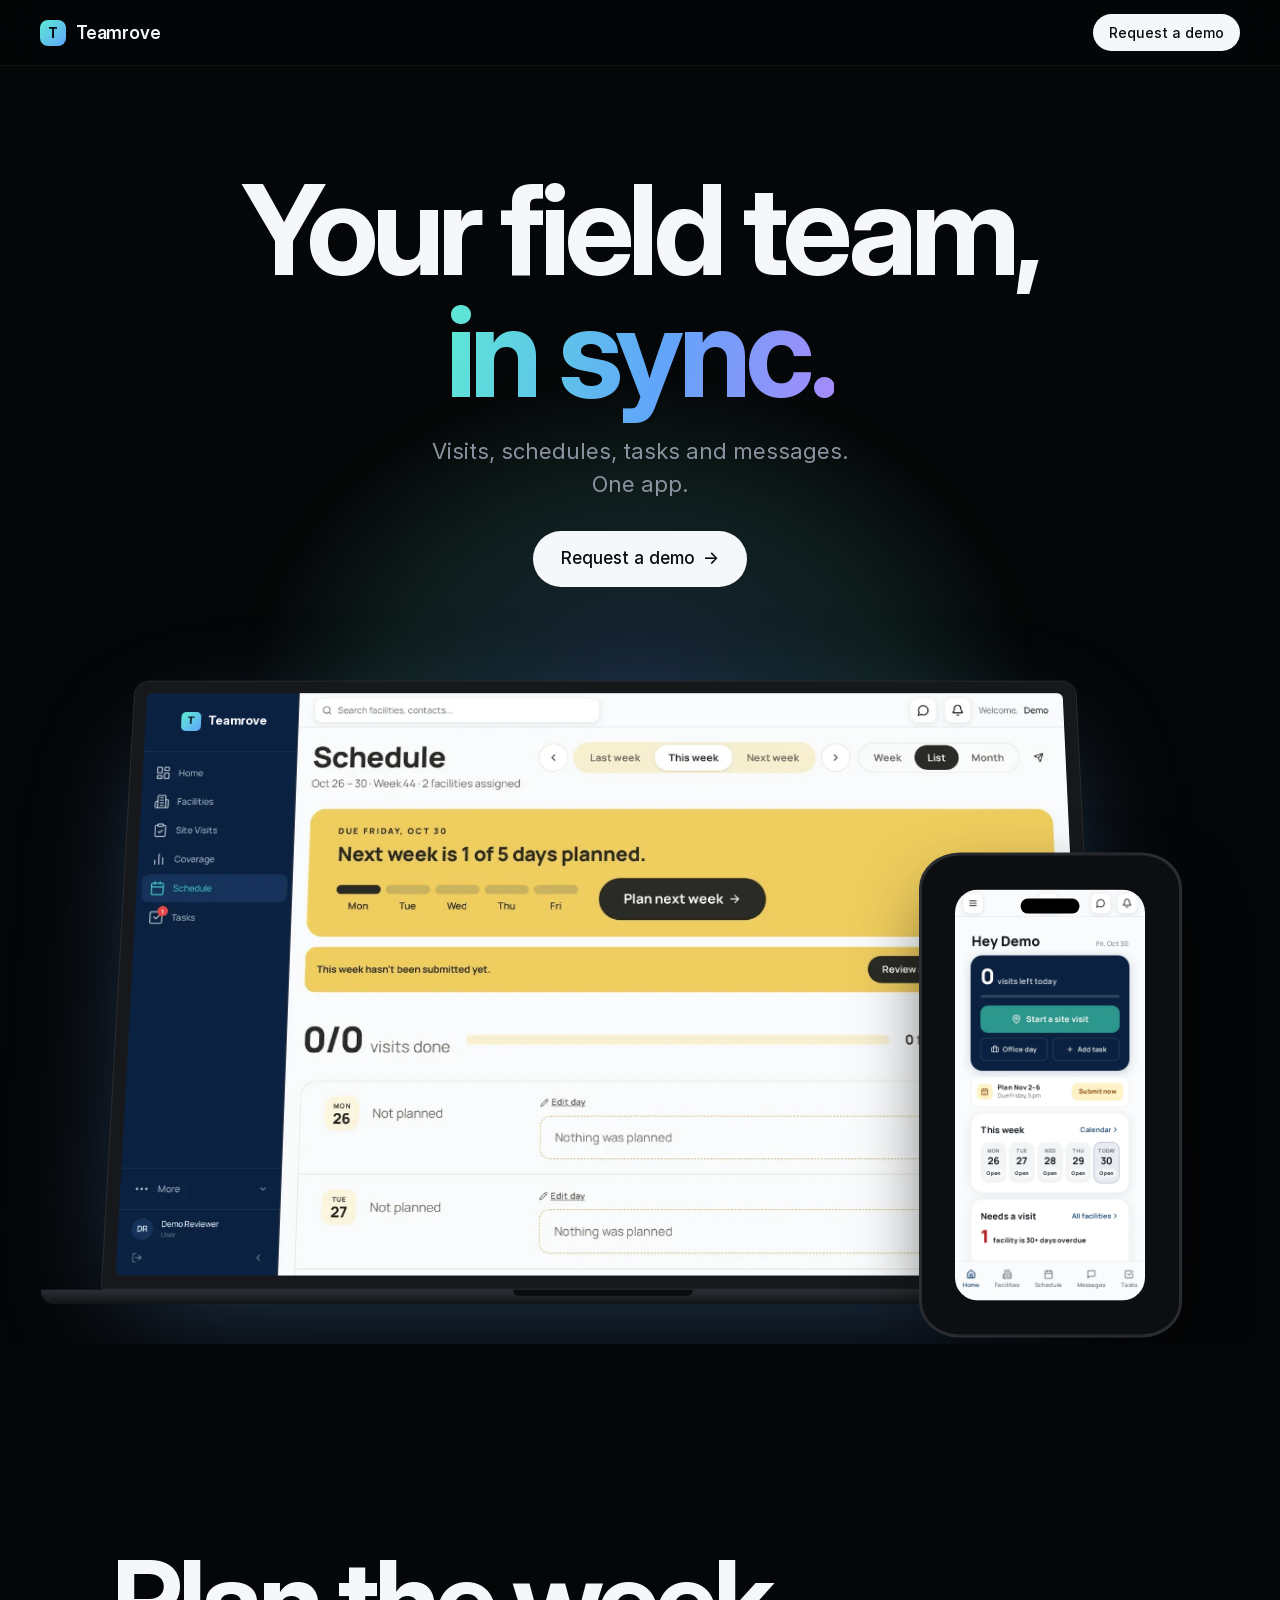
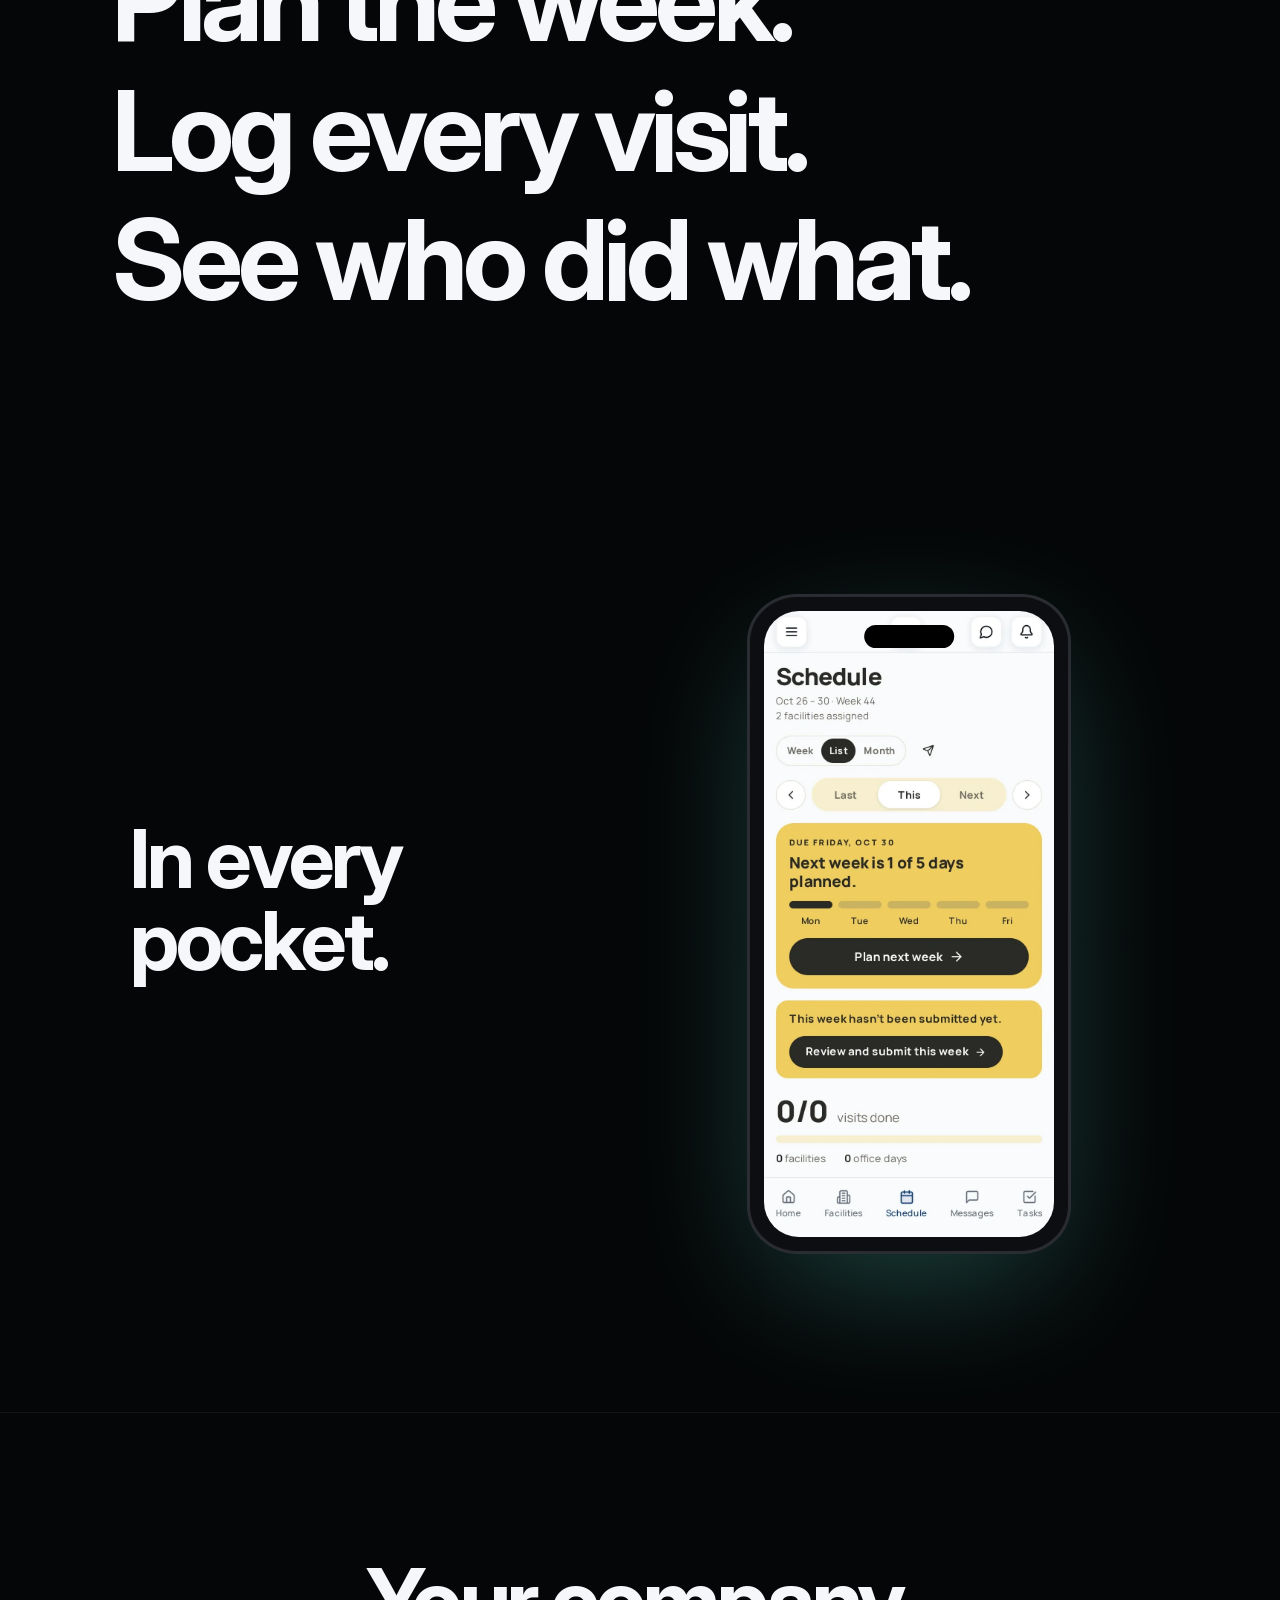
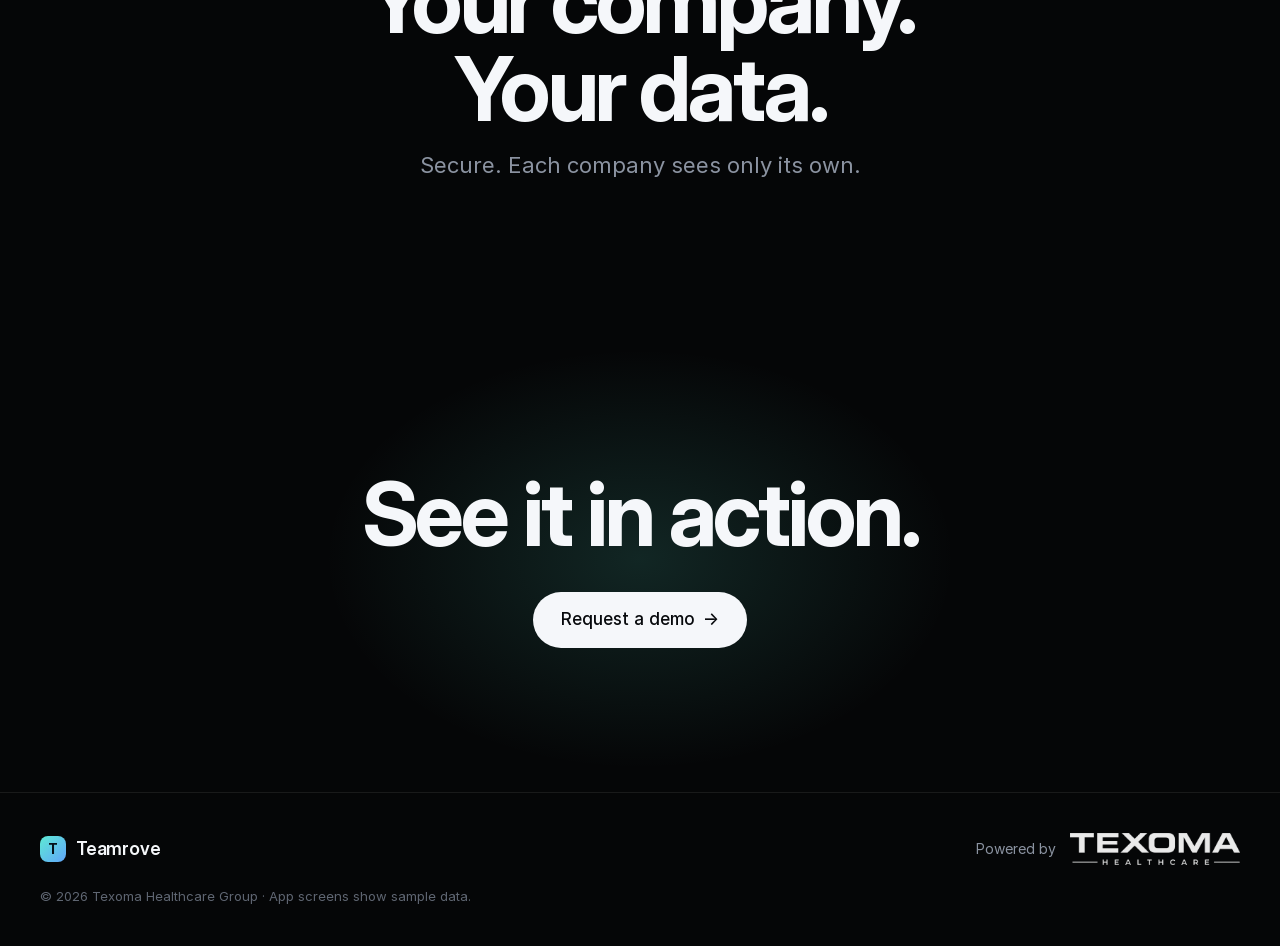
<file: index.html>
<!doctype html>
<html lang="en" class="no-js">
<head>
<meta charset="utf-8">
<meta name="viewport" content="width=device-width, initial-scale=1, viewport-fit=cover">
<title>Teamrove — Your field team, in sync</title>
<meta name="description" content="Visits, schedules, tasks and messages for teams in the field. One app.">
<meta property="og:title" content="Your field team, in sync.">
<meta property="og:description" content="Visits, schedules, tasks and messages. One app.">
<meta property="og:image" content="https://shlomopinter-ops.github.io/vitalops-site/og.png">
<meta property="og:type" content="website">
<meta name="twitter:card" content="summary_large_image">
<meta name="theme-color" content="#050607">
<link rel="icon" href="img/favicon.svg" type="image/svg+xml">
<link rel="preload" href="fonts/InterDisplay-Bold.woff2" as="font" type="font/woff2" crossorigin>
<link rel="stylesheet" href="styles.css">
<script src="config.js" defer></script>
<script src="script.js" defer></script>
</head>
<body>
<a class="skip" href="#main">Skip to content</a>

<header class="nav">
  <a class="brand" href="#top" aria-label="Home"><span class="mark" data-initial aria-hidden="true">T</span><span data-product>Teamrove</span></a>
  <a class="btn btn-sm js-demo" href="#demo">Request a demo</a>
</header>

<main id="main">

<section class="hero" id="top">
  <div class="aura" aria-hidden="true"></div>
  <h1 class="rise">Your field team,<br><span class="grad">in sync.</span></h1>
  <p class="lead rise r1">Visits, schedules, tasks and messages.<br>One app.</p>
  <div class="rise r2"><a class="btn btn-lg js-demo" href="#demo">Request a demo <span class="arr" aria-hidden="true">→</span></a></div>

  <div class="stage rise r3" data-tilt>
    <figure class="laptop">
      <div class="lid">
        <div class="scr">
          <img src="img/dash-schedule.webp" width="1600" height="1000" alt="The web dashboard showing this week's visit schedule for the team">
          <span class="scr-brand" aria-hidden="true"><span class="scr-mark" data-initial>T</span><span data-product>Teamrove</span></span>
        </div>
      </div>
      <div class="base" aria-hidden="true"></div>
    </figure>
    <figure class="phone phone-hero">
      <div class="phone-in"><span class="island" aria-hidden="true"></span>
        <img src="img/phone-home.webp" width="780" height="1688" alt="The iPhone app home screen with today's visits and coverage">
      </div>
    </figure>
  </div>
</section>

<section class="words" aria-label="What it does">
  <p class="w">Plan the week.</p>
  <p class="w">Log every visit.</p>
  <p class="w">See who did what.</p>
</section>

<section class="pocket">
  <div class="pocket-copy">
    <h2 class="reveal">In every pocket.</h2>
    <p class="sub reveal">iPhone app. Instant alerts.</p>
  </div>
  <figure class="phone phone-solo reveal" data-float>
    <div class="phone-in"><span class="island" aria-hidden="true"></span>
      <img src="img/phone-schedule.webp" width="780" height="1688" loading="lazy" alt="The iPhone app schedule screen with the week's visits">
    </div>
  </figure>
</section>

<section class="trust">
  <h2 class="reveal">Your company.<br>Your data.</h2>
  <p class="sub reveal">Secure. Each company sees only its own.</p>
</section>

<section class="cta" id="demo">
  <h2 class="reveal">See it in action.</h2>
  <div class="reveal"><a class="btn btn-lg js-demo" href="#demo">Request a demo <span class="arr" aria-hidden="true">→</span></a></div>
</section>

</main>

<footer class="footer">
  <a class="brand" href="#top"><span class="mark" data-initial aria-hidden="true">T</span><span data-product>Teamrove</span></a>
  <div class="powered">
    <span>Powered by</span>
    <img src="img/texoma-logo-white.png" width="480" height="90" alt="Texoma Healthcare Group">
  </div>
  <p class="fine">© <span id="yr">2026</span> <span data-powered>Texoma Healthcare Group</span> · App screens show sample data.</p>
</footer>
</body>
</html>
</file>
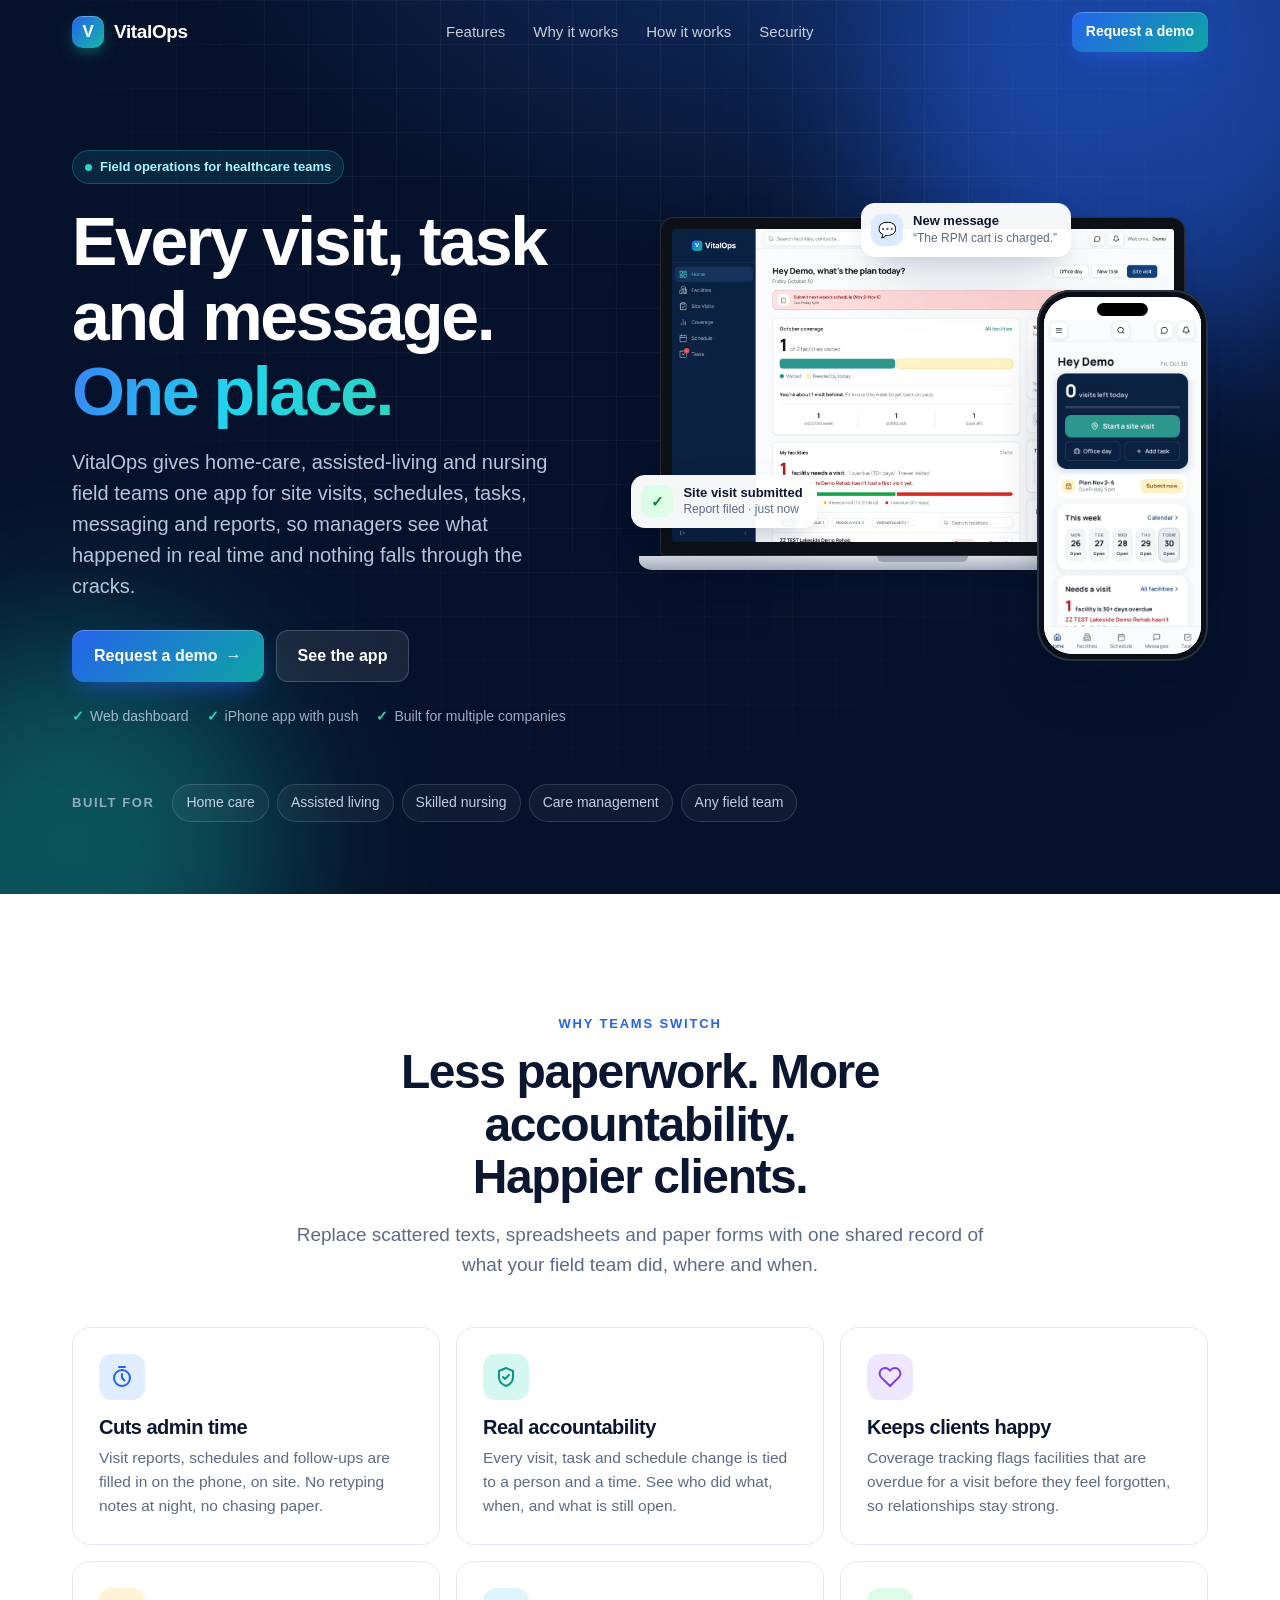
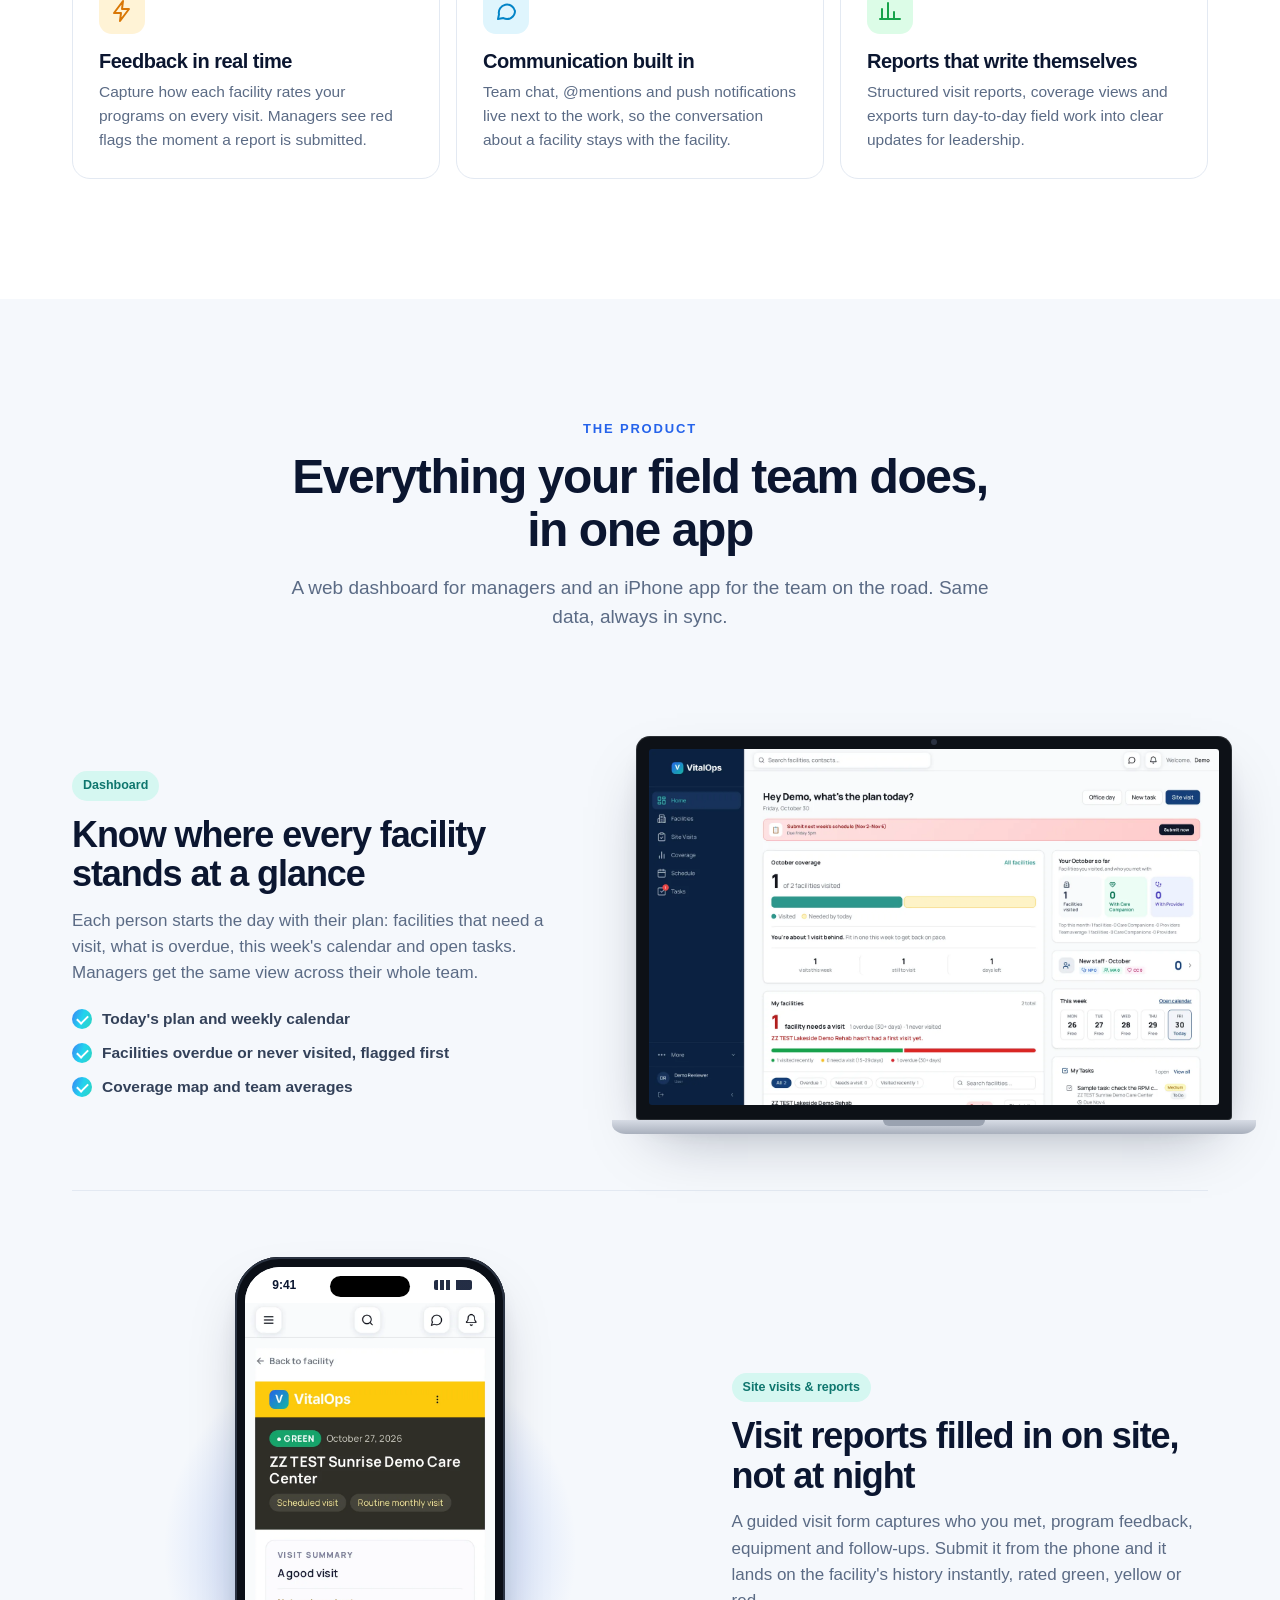
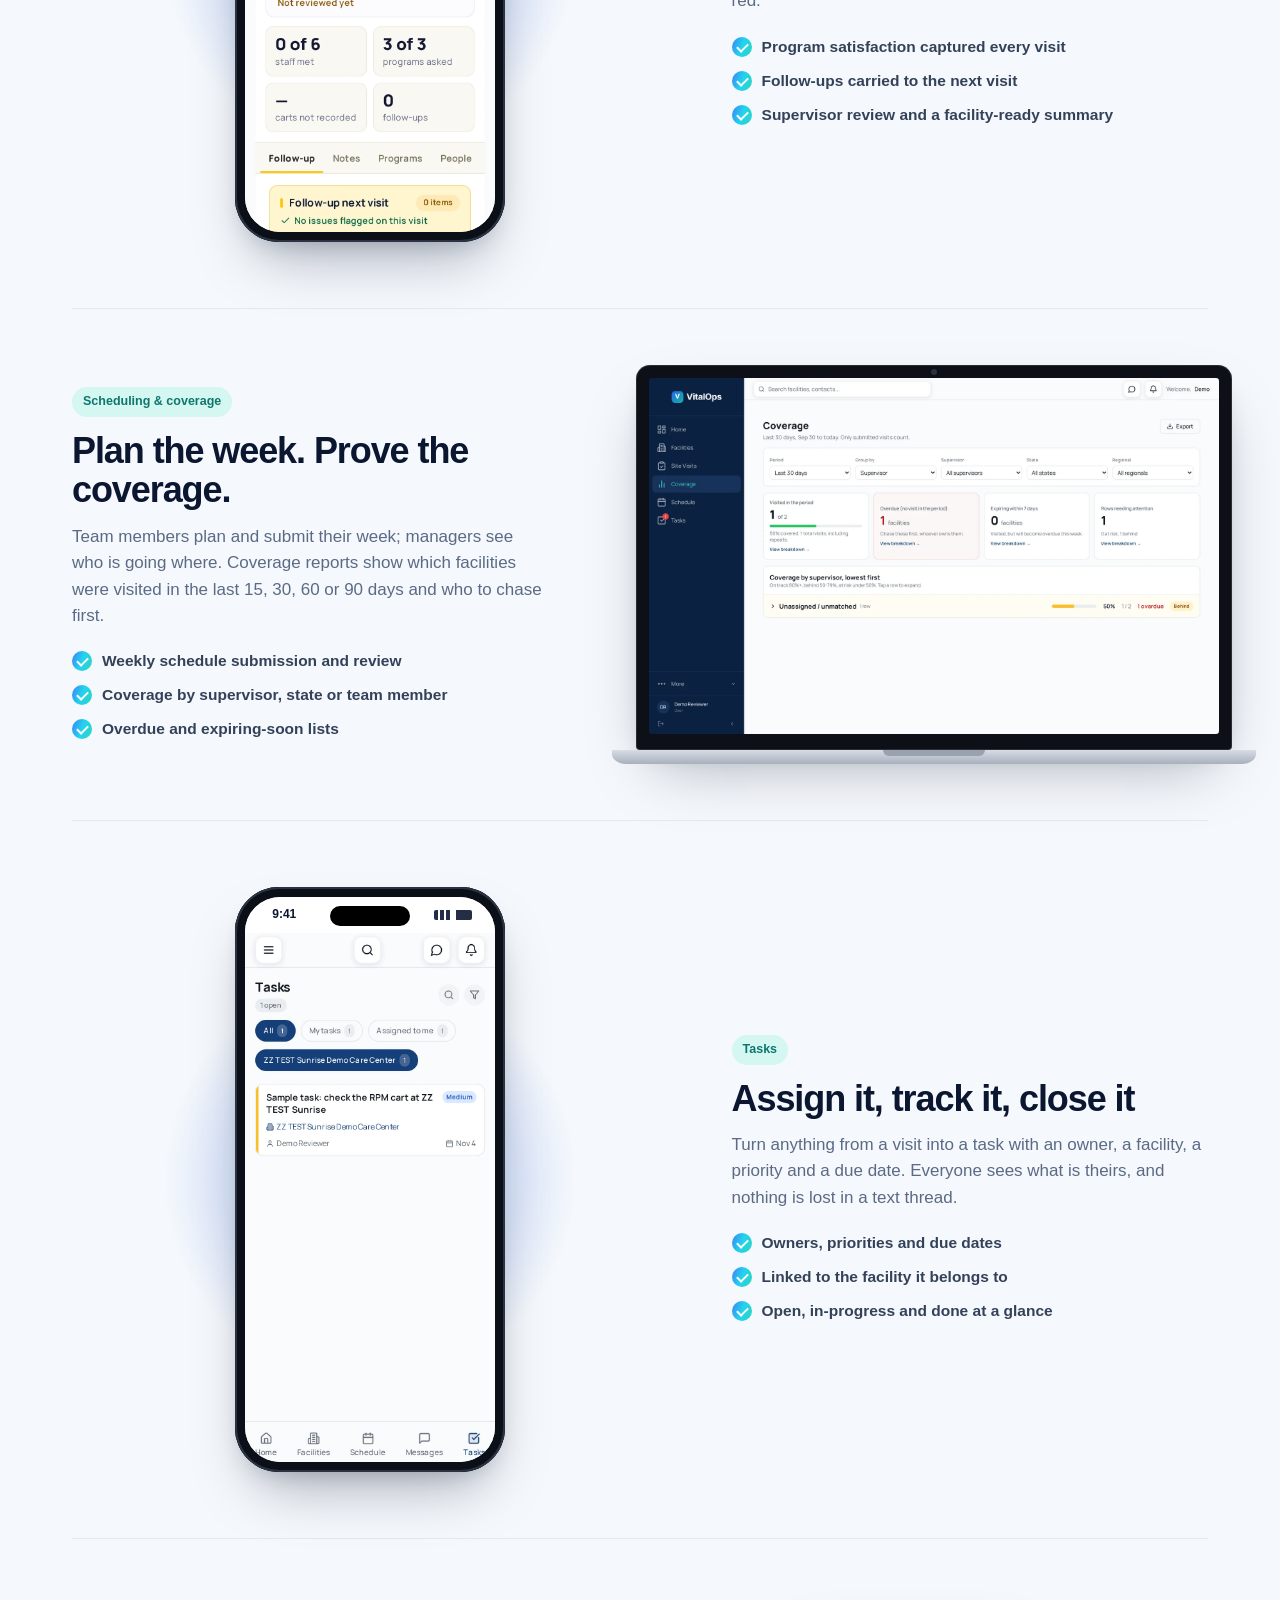
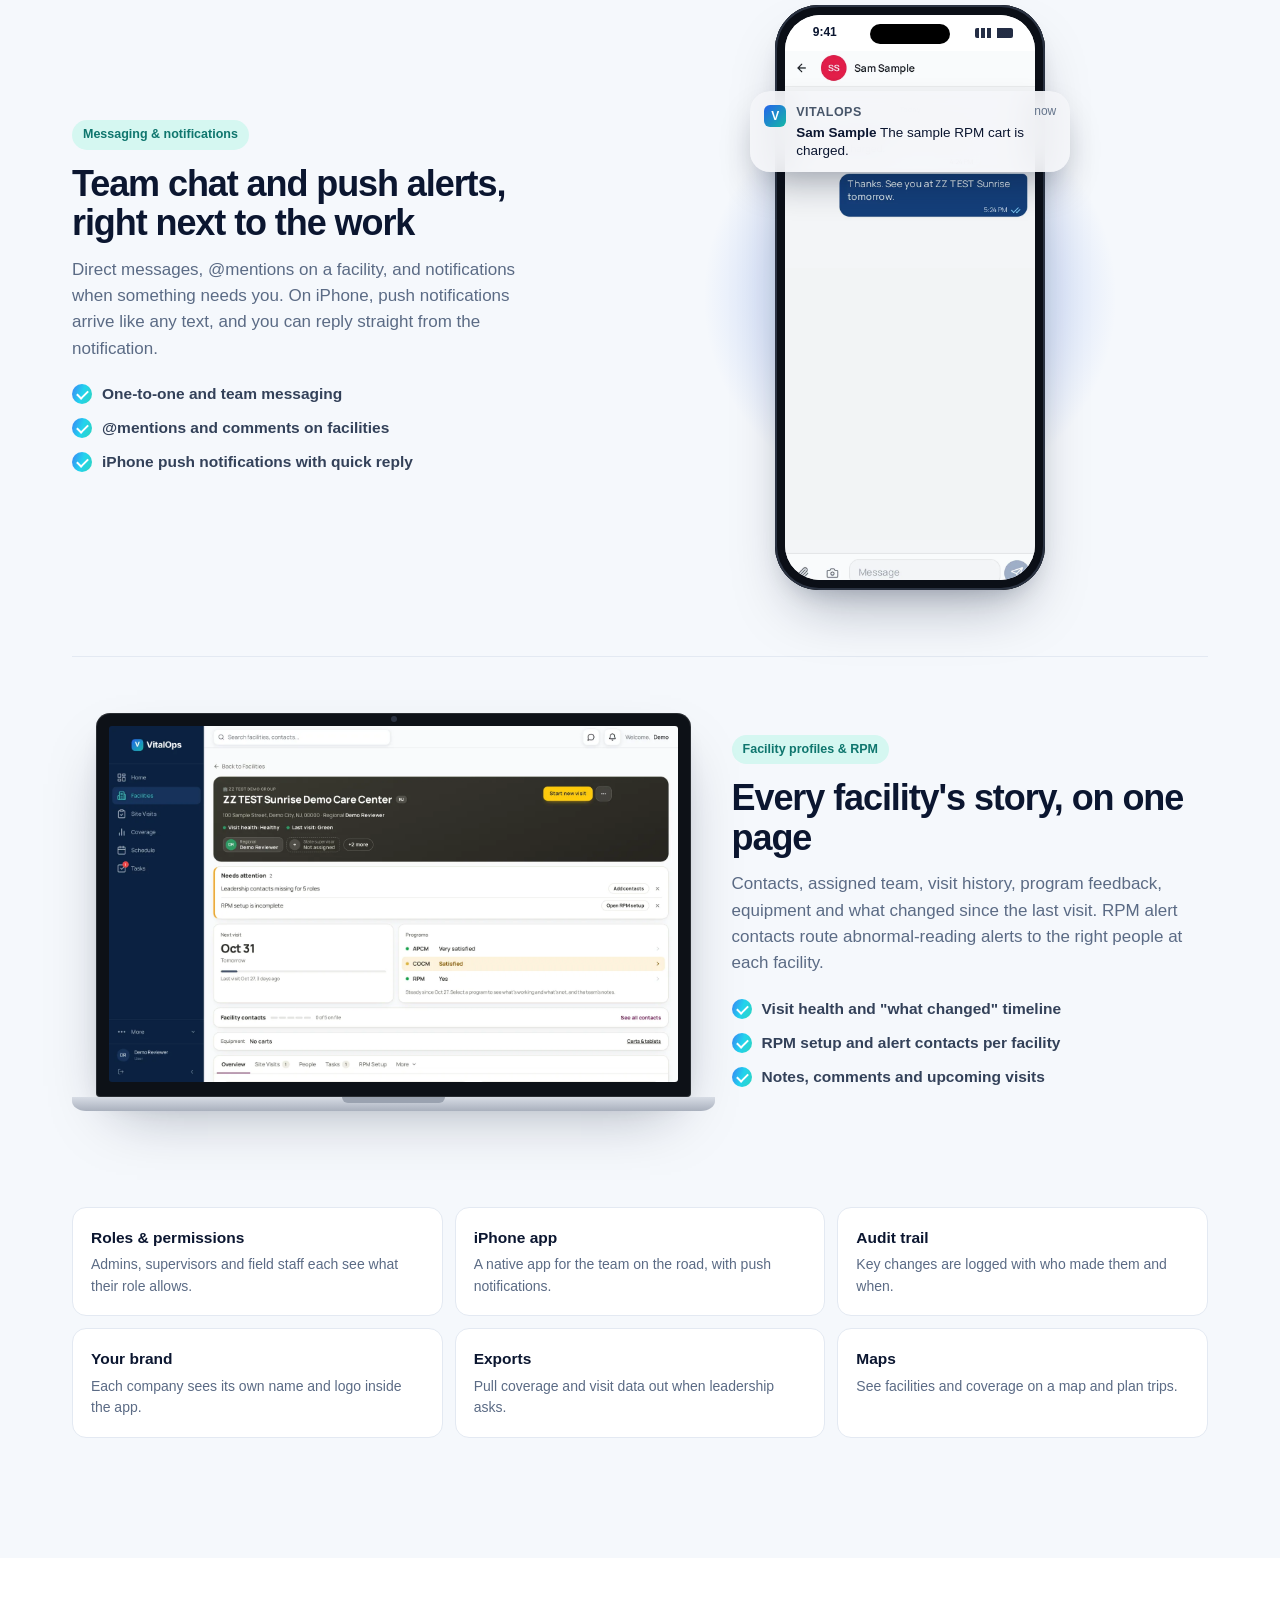
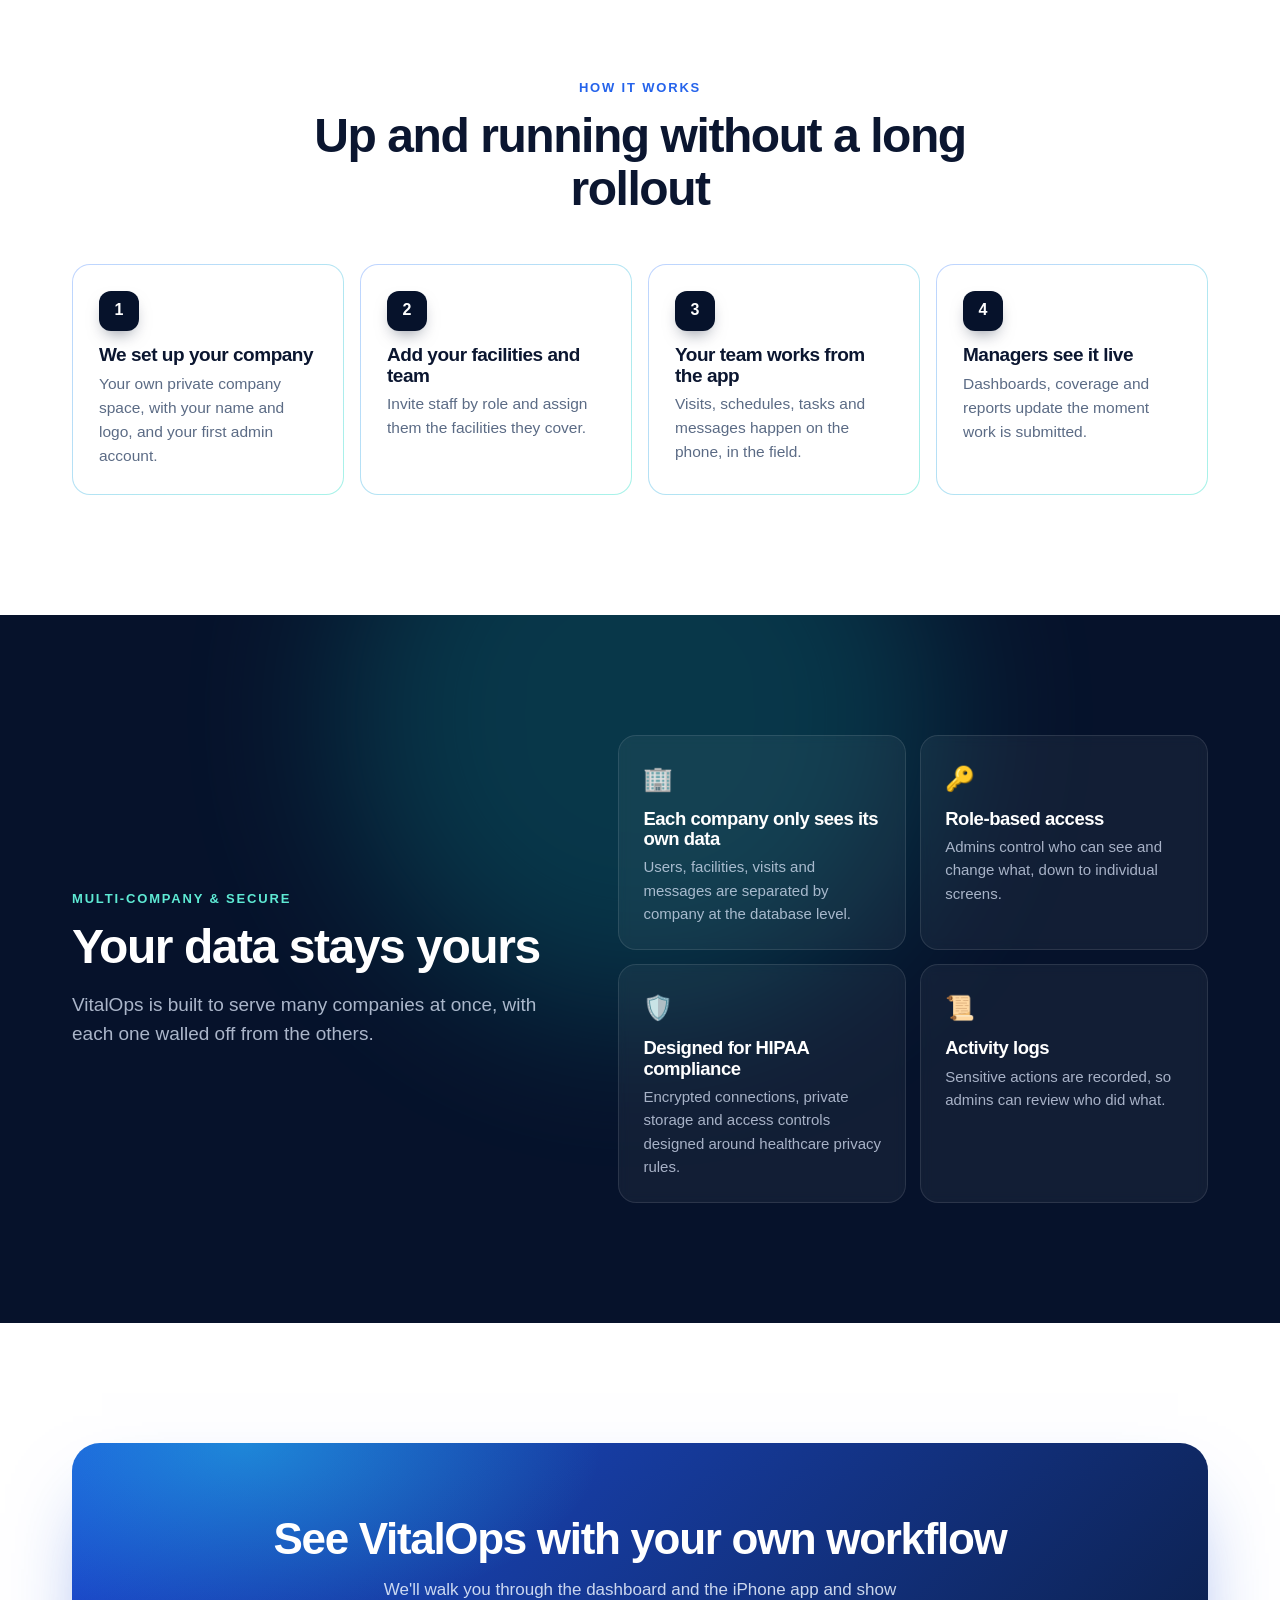
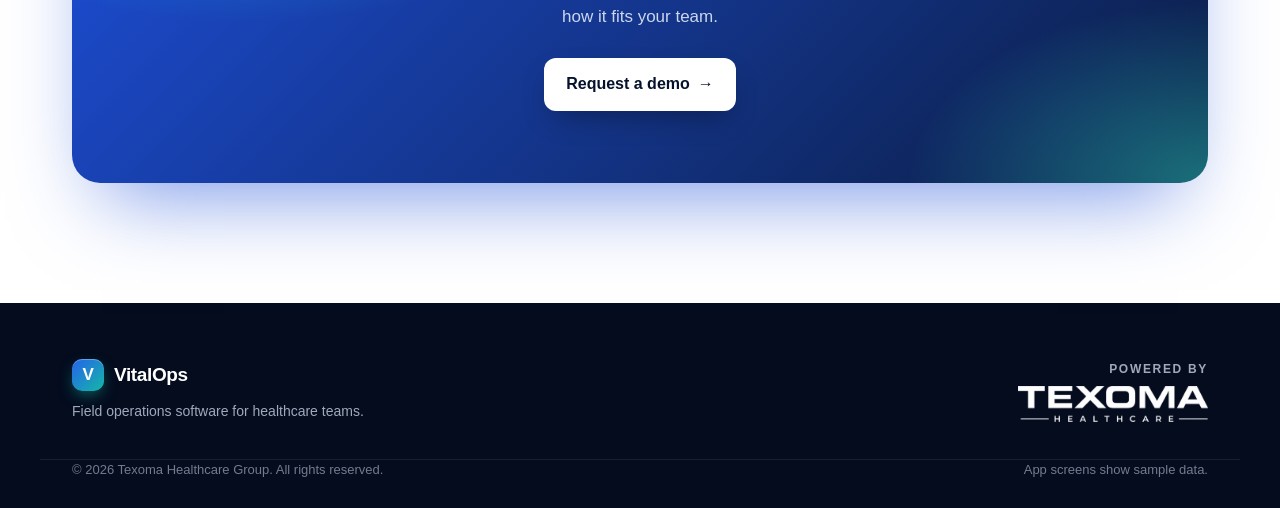
<file: full/index.html>
<!doctype html>
<html lang="en">
<head>
<meta charset="utf-8">
<meta name="robots" content="noindex">
<meta name="viewport" content="width=device-width, initial-scale=1, viewport-fit=cover">
<title>VitalOps — Field operations software for healthcare teams</title>
<meta name="description" content="VitalOps keeps site visits, schedules, tasks, messages and reports for healthcare field teams in one place. Powered by Texoma Healthcare Group.">
<meta property="og:title" content="Field operations software for healthcare teams">
<meta property="og:description" content="Site visits, schedules, tasks, messaging and reports for healthcare field teams, in one app.">
<meta property="og:image" content="https://shlomopinter-ops.github.io/vitalops-site/full/og.png">
<meta property="og:type" content="website">
<meta name="twitter:card" content="summary_large_image">
<meta name="theme-color" content="#06122b">
<link rel="icon" href="img/favicon.svg" type="image/svg+xml">
<link rel="stylesheet" href="styles.css">
<script src="config.js" defer></script>
<script src="script.js" defer></script>
</head>
<body>
<a class="skip" href="#main">Skip to content</a>

<header class="nav" id="top">
  <div class="wrap nav-in">
    <a class="brand" href="#top" aria-label="Home"><span class="mark" aria-hidden="true">V</span><span data-product>VitalOps</span></a>
    <nav class="nav-links" aria-label="Main">
      <a href="#features">Features</a>
      <a href="#benefits">Why it works</a>
      <a href="#how">How it works</a>
      <a href="#security">Security</a>
    </nav>
    <a class="btn btn-sm btn-primary js-demo" href="#demo">Request a demo</a>
  </div>
</header>

<main id="main">
<!-- HERO -->
<section class="hero">
  <div class="glow g1" aria-hidden="true"></div><div class="glow g2" aria-hidden="true"></div>
  <div class="grid-bg" aria-hidden="true"></div>
  <div class="wrap hero-in">
    <div class="hero-copy reveal">
      <p class="eyebrow"><span class="dot"></span>Field operations for healthcare teams</p>
      <h1>Every visit, task and message.<br><span class="grad">One place.</span></h1>
      <p class="lead"><span data-product>VitalOps</span> gives home-care, assisted-living and nursing field teams one app for site visits, schedules, tasks, messaging and reports, so managers see what happened in real time and nothing falls through the cracks.</p>
      <div class="cta-row">
        <a class="btn btn-primary js-demo" href="#demo">Request a demo <span aria-hidden="true">→</span></a>
        <a class="btn btn-ghost" href="#features">See the app</a>
      </div>
      <ul class="hero-points">
        <li>Web dashboard</li><li>iPhone app with push</li><li>Built for multiple companies</li>
      </ul>
    </div>
    <div class="hero-visual reveal d1">
      <figure class="laptop">
        <div class="laptop-screen"><img src="img/dash-home.webp" width="1600" height="1000" alt="The dashboard home screen: today's plan, monthly coverage, facilities that need a visit and open tasks"></div>
        <div class="laptop-base" aria-hidden="true"></div>
      </figure>
      <figure class="phone phone-hero">
        <div class="phone-screen"><div class="island" aria-hidden="true"></div><div class="status" aria-hidden="true"><span>9:41</span><span class="bars"></span></div><img src="img/m-home.webp" width="780" height="1688" alt="The iPhone app home screen with today's facilities and coverage"></div>
      </figure>
      <div class="float-card fc1" aria-hidden="true"><span class="fc-ic ok">✓</span><div><b>Site visit submitted</b><small>Report filed · just now</small></div></div>
      <div class="float-card fc2" aria-hidden="true"><span class="fc-ic msg">💬</span><div><b>New message</b><small>“The RPM cart is charged.”</small></div></div>
    </div>
  </div>
  <div class="wrap built-for reveal">
    <span>Built for</span>
    <ul><li>Home care</li><li>Assisted living</li><li>Skilled nursing</li><li>Care management</li><li>Any field team</li></ul>
  </div>
</section>

<!-- BENEFITS -->
<section class="section" id="benefits">
  <div class="wrap">
    <div class="head reveal">
      <p class="kicker">Why teams switch</p>
      <h2>Less paperwork. More accountability.<br class="br-d"> Happier clients.</h2>
      <p class="sub">Replace scattered texts, spreadsheets and paper forms with one shared record of what your field team did, where and when.</p>
    </div>
    <div class="benefits">
      <article class="b-card reveal">
        <div class="ic ic-blue" aria-hidden="true"><svg viewBox="0 0 24 24"><circle cx="12" cy="13" r="8"/><path d="M12 9v4l2.5 2.5M9 2h6"/></svg></div>
        <h3>Cuts admin time</h3>
        <p>Visit reports, schedules and follow-ups are filled in on the phone, on site. No retyping notes at night, no chasing paper.</p>
      </article>
      <article class="b-card reveal d1">
        <div class="ic ic-teal" aria-hidden="true"><svg viewBox="0 0 24 24"><path d="M9 12l2 2 4-4"/><path d="M12 3l7 3v6c0 4.5-3 7.5-7 9-4-1.5-7-4.5-7-9V6z"/></svg></div>
        <h3>Real accountability</h3>
        <p>Every visit, task and schedule change is tied to a person and a time. See who did what, when, and what is still open.</p>
      </article>
      <article class="b-card reveal d2">
        <div class="ic ic-violet" aria-hidden="true"><svg viewBox="0 0 24 24"><path d="M20.8 4.6a5.5 5.5 0 0 0-7.8 0L12 5.7l-1-1.1a5.5 5.5 0 1 0-7.8 7.8L12 21l8.8-8.6a5.5 5.5 0 0 0 0-7.8z"/></svg></div>
        <h3>Keeps clients happy</h3>
        <p>Coverage tracking flags facilities that are overdue for a visit before they feel forgotten, so relationships stay strong.</p>
      </article>
      <article class="b-card reveal">
        <div class="ic ic-amber" aria-hidden="true"><svg viewBox="0 0 24 24"><path d="M13 2L4 14h7l-1 8 9-12h-7z"/></svg></div>
        <h3>Feedback in real time</h3>
        <p>Capture how each facility rates your programs on every visit. Managers see red flags the moment a report is submitted.</p>
      </article>
      <article class="b-card reveal d1">
        <div class="ic ic-sky" aria-hidden="true"><svg viewBox="0 0 24 24"><path d="M21 12a8 8 0 0 1-11.6 7.1L4 20l1-4.6A8 8 0 1 1 21 12z"/></svg></div>
        <h3>Communication built in</h3>
        <p>Team chat, @mentions and push notifications live next to the work, so the conversation about a facility stays with the facility.</p>
      </article>
      <article class="b-card reveal d2">
        <div class="ic ic-green" aria-hidden="true"><svg viewBox="0 0 24 24"><path d="M4 20V10M10 20V4M16 20v-7M22 20H2"/></svg></div>
        <h3>Reports that write themselves</h3>
        <p>Structured visit reports, coverage views and exports turn day-to-day field work into clear updates for leadership.</p>
      </article>
    </div>
  </div>
</section>

<!-- FEATURES -->
<section class="section section-alt" id="features">
  <div class="wrap">
    <div class="head reveal">
      <p class="kicker">The product</p>
      <h2>Everything your field team does, in one app</h2>
      <p class="sub">A web dashboard for managers and an iPhone app for the team on the road. Same data, always in sync.</p>
    </div>

    <div class="feature">
      <div class="f-copy reveal">
        <span class="tag">Dashboard</span>
        <h3>Know where every facility stands at a glance</h3>
        <p>Each person starts the day with their plan: facilities that need a visit, what is overdue, this week's calendar and open tasks. Managers get the same view across their whole team.</p>
        <ul class="checks"><li>Today's plan and weekly calendar</li><li>Facilities overdue or never visited, flagged first</li><li>Coverage map and team averages</li></ul>
      </div>
      <figure class="laptop f-media reveal d1"><div class="laptop-screen"><img loading="lazy" src="img/dash-home.webp" width="1600" height="1000" alt="Dashboard showing coverage progress, facilities needing a visit and this week's calendar"></div><div class="laptop-base" aria-hidden="true"></div></figure>
    </div>

    <div class="feature rev">
      <div class="f-copy reveal">
        <span class="tag">Site visits &amp; reports</span>
        <h3>Visit reports filled in on site, not at night</h3>
        <p>A guided visit form captures who you met, program feedback, equipment and follow-ups. Submit it from the phone and it lands on the facility's history instantly, rated green, yellow or red.</p>
        <ul class="checks"><li>Program satisfaction captured every visit</li><li>Follow-ups carried to the next visit</li><li>Supervisor review and a facility-ready summary</li></ul>
      </div>
      <div class="f-media phones reveal d1">
        <figure class="phone"><div class="phone-screen"><div class="island" aria-hidden="true"></div><div class="status" aria-hidden="true"><span>9:41</span><span class="bars"></span></div><img loading="lazy" src="img/m-report.webp" width="780" height="1688" alt="A submitted site visit report rated green with program feedback"></div></figure>
      </div>
    </div>

    <div class="feature">
      <div class="f-copy reveal">
        <span class="tag">Scheduling &amp; coverage</span>
        <h3>Plan the week. Prove the coverage.</h3>
        <p>Team members plan and submit their week; managers see who is going where. Coverage reports show which facilities were visited in the last 15, 30, 60 or 90 days and who to chase first.</p>
        <ul class="checks"><li>Weekly schedule submission and review</li><li>Coverage by supervisor, state or team member</li><li>Overdue and expiring-soon lists</li></ul>
      </div>
      <figure class="laptop f-media reveal d1"><div class="laptop-screen"><img loading="lazy" src="img/dash-coverage.webp" width="1600" height="1000" alt="Coverage report showing facilities visited in the last 30 days and overdue facilities"></div><div class="laptop-base" aria-hidden="true"></div></figure>
    </div>

    <div class="feature rev">
      <div class="f-copy reveal">
        <span class="tag">Tasks</span>
        <h3>Assign it, track it, close it</h3>
        <p>Turn anything from a visit into a task with an owner, a facility, a priority and a due date. Everyone sees what is theirs, and nothing is lost in a text thread.</p>
        <ul class="checks"><li>Owners, priorities and due dates</li><li>Linked to the facility it belongs to</li><li>Open, in-progress and done at a glance</li></ul>
      </div>
      <div class="f-media phones reveal d1">
        <figure class="phone"><div class="phone-screen"><div class="island" aria-hidden="true"></div><div class="status" aria-hidden="true"><span>9:41</span><span class="bars"></span></div><img loading="lazy" src="img/m-tasks.webp" width="780" height="1688" alt="The tasks list on iPhone"></div></figure>
      </div>
    </div>

    <div class="feature">
      <div class="f-copy reveal">
        <span class="tag">Messaging &amp; notifications</span>
        <h3>Team chat and push alerts, right next to the work</h3>
        <p>Direct messages, @mentions on a facility, and notifications when something needs you. On iPhone, push notifications arrive like any text, and you can reply straight from the notification.</p>
        <ul class="checks"><li>One-to-one and team messaging</li><li>@mentions and comments on facilities</li><li>iPhone push notifications with quick reply</li></ul>
      </div>
      <div class="f-media phones reveal d1">
        <figure class="phone"><div class="phone-screen"><div class="island" aria-hidden="true"></div><div class="status" aria-hidden="true"><span>9:41</span><span class="bars"></span></div><img loading="lazy" src="img/m-messages.webp" width="780" height="1688" alt="A message thread in the iPhone app"></div></figure>
        <div class="push" aria-hidden="true"><span class="push-app"><span class="mark mark-xs">V</span></span><div><b><span data-product>VitalOps</span></b><small>now</small><p><strong>Sam Sample</strong> The sample RPM cart is charged.</p></div></div>
      </div>
    </div>

    <div class="feature rev">
      <div class="f-copy reveal">
        <span class="tag">Facility profiles &amp; RPM</span>
        <h3>Every facility's story, on one page</h3>
        <p>Contacts, assigned team, visit history, program feedback, equipment and what changed since the last visit. RPM alert contacts route abnormal-reading alerts to the right people at each facility.</p>
        <ul class="checks"><li>Visit health and "what changed" timeline</li><li>RPM setup and alert contacts per facility</li><li>Notes, comments and upcoming visits</li></ul>
      </div>
      <figure class="laptop f-media reveal d1"><div class="laptop-screen"><img loading="lazy" src="img/dash-facility.webp" width="1600" height="1000" alt="A facility profile with visit health, assigned team, programs and RPM setup"></div><div class="laptop-base" aria-hidden="true"></div></figure>
    </div>

    <div class="mini-grid">
      <div class="mini reveal"><b>Roles &amp; permissions</b><p>Admins, supervisors and field staff each see what their role allows.</p></div>
      <div class="mini reveal d1"><b>iPhone app</b><p>A native app for the team on the road, with push notifications.</p></div>
      <div class="mini reveal d2"><b>Audit trail</b><p>Key changes are logged with who made them and when.</p></div>
      <div class="mini reveal"><b>Your brand</b><p>Each company sees its own name and logo inside the app.</p></div>
      <div class="mini reveal d1"><b>Exports</b><p>Pull coverage and visit data out when leadership asks.</p></div>
      <div class="mini reveal d2"><b>Maps</b><p>See facilities and coverage on a map and plan trips.</p></div>
    </div>
  </div>
</section>

<!-- HOW IT WORKS -->
<section class="section" id="how">
  <div class="wrap">
    <div class="head reveal">
      <p class="kicker">How it works</p>
      <h2>Up and running without a long rollout</h2>
    </div>
    <ol class="steps">
      <li class="step reveal"><span class="num">1</span><h3>We set up your company</h3><p>Your own private company space, with your name and logo, and your first admin account.</p></li>
      <li class="step reveal d1"><span class="num">2</span><h3>Add your facilities and team</h3><p>Invite staff by role and assign them the facilities they cover.</p></li>
      <li class="step reveal d2"><span class="num">3</span><h3>Your team works from the app</h3><p>Visits, schedules, tasks and messages happen on the phone, in the field.</p></li>
      <li class="step reveal d3"><span class="num">4</span><h3>Managers see it live</h3><p>Dashboards, coverage and reports update the moment work is submitted.</p></li>
    </ol>
  </div>
</section>

<!-- SECURITY -->
<section class="section section-dark" id="security">
  <div class="glow g3" aria-hidden="true"></div>
  <div class="wrap sec-in">
    <div class="sec-copy reveal">
      <p class="kicker light">Multi-company &amp; secure</p>
      <h2>Your data stays yours</h2>
      <p class="sub light"><span data-product>VitalOps</span> is built to serve many companies at once, with each one walled off from the others.</p>
    </div>
    <div class="sec-grid">
      <div class="sec-card reveal"><span class="sec-ic">🏢</span><h3>Each company only sees its own data</h3><p>Users, facilities, visits and messages are separated by company at the database level.</p></div>
      <div class="sec-card reveal d1"><span class="sec-ic">🔑</span><h3>Role-based access</h3><p>Admins control who can see and change what, down to individual screens.</p></div>
      <div class="sec-card reveal d2"><span class="sec-ic">🛡️</span><h3>Designed for HIPAA compliance</h3><p>Encrypted connections, private storage and access controls designed around healthcare privacy rules.</p></div>
      <div class="sec-card reveal d3"><span class="sec-ic">📜</span><h3>Activity logs</h3><p>Sensitive actions are recorded, so admins can review who did what.</p></div>
    </div>
  </div>
</section>

<!-- CTA -->
<section class="section cta" id="demo">
  <div class="wrap">
    <div class="cta-card reveal">
      <h2>See <span data-product>VitalOps</span> with your own workflow</h2>
      <p>We'll walk you through the dashboard and the iPhone app and show how it fits your team.</p>
      <a class="btn btn-white js-demo js-demo-main" href="#demo">Request a demo <span aria-hidden="true">→</span></a>
      <p class="cta-note" id="demo-note" hidden>Demo booking opens soon.</p>
    </div>
  </div>
</section>
</main>

<footer class="footer">
  <div class="wrap foot-in">
    <div class="foot-brand">
      <a class="brand brand-light" href="#top"><span class="mark" aria-hidden="true">V</span><span data-product>VitalOps</span></a>
      <p>Field operations software for healthcare teams.</p>
    </div>
    <div class="powered">
      <span>Powered by</span>
      <img src="img/texoma-logo-white.png" width="480" height="90" alt="Texoma Healthcare Group">
      <span class="powered-name" data-powered>Texoma Healthcare Group</span>
    </div>
  </div>
  <div class="wrap foot-bottom"><span>© <span id="yr">2026</span> <span data-powered>Texoma Healthcare Group</span>. All rights reserved.</span><span>App screens show sample data.</span></div>
</footer>
</body>
</html>
</file>
<file: styles.css>
@font-face{font-family:"InterDisplay";src:url(fonts/InterDisplay-Bold.woff2) format("woff2");font-weight:700;font-display:swap}
@font-face{font-family:"InterDisplay";src:url(fonts/InterDisplay-SemiBold.woff2) format("woff2");font-weight:600;font-display:swap}
@font-face{font-family:"Inter";src:url(fonts/Inter-Regular.woff2) format("woff2");font-weight:400;font-display:swap}
@font-face{font-family:"Inter";src:url(fonts/Inter-Medium.woff2) format("woff2");font-weight:500;font-display:swap}
:root{--bg:#050607;--fg:#f5f7fa;--muted:#8b93a1;--dim:#2a2f37;--a1:#5eead4;--a2:#60a5fa;--a3:#a78bfa;
--display:"InterDisplay",-apple-system,BlinkMacSystemFont,"SF Pro Display","Segoe UI",Roboto,sans-serif;
--text:"Inter",-apple-system,BlinkMacSystemFont,"SF Pro Text","Segoe UI",Roboto,sans-serif}
*{box-sizing:border-box;margin:0;padding:0}
html{scroll-behavior:smooth;-webkit-text-size-adjust:100%}
body{background:var(--bg);color:var(--fg);font-family:var(--text);font-size:17px;line-height:1.5;-webkit-font-smoothing:antialiased;overflow-x:hidden}
img{display:block;max-width:100%;height:auto}
h1,h2,.lead,.sub,.fine{text-wrap:balance}
a{color:inherit;text-decoration:none}
.skip{position:absolute;left:-999px;top:8px;background:#fff;color:#000;padding:8px 14px;border-radius:8px;z-index:100}
.skip:focus{left:12px}
:focus-visible{outline:2px solid var(--a1);outline-offset:3px;border-radius:6px}

/* nav */
.nav{position:fixed;inset:0 0 auto 0;z-index:50;display:flex;align-items:center;justify-content:space-between;
padding:14px max(20px,env(safe-area-inset-left));padding-top:max(14px,env(safe-area-inset-top));
background:rgba(5,6,7,.55);backdrop-filter:saturate(160%) blur(18px);-webkit-backdrop-filter:saturate(160%) blur(18px);
border-bottom:1px solid rgba(255,255,255,.06)}
.brand{display:inline-flex;align-items:center;gap:10px;font-family:var(--display);font-weight:600;font-size:18px;letter-spacing:-.01em}
.mark{width:26px;height:26px;border-radius:8px;display:grid;place-items:center;font-size:14px;font-weight:700;color:#04121a;
background:linear-gradient(135deg,var(--a1),var(--a2))}
.btn{display:inline-flex;align-items:center;gap:8px;border-radius:999px;background:var(--fg);color:#07090c;font-weight:500;
transition:transform .25s ease,box-shadow .25s ease,background .25s}
.btn:hover{transform:translateY(-1px);box-shadow:0 10px 30px -8px rgba(94,234,212,.45)}
.btn-sm{font-size:14px;padding:8px 16px}
.btn-lg{font-size:17px;padding:15px 28px}
.arr{transition:transform .25s}
.btn:hover .arr{transform:translateX(3px)}

/* hero */
.hero{position:relative;text-align:center;padding:132px 20px 40px;overflow:hidden}
.aura{position:absolute;left:50%;top:38%;width:1100px;height:900px;transform:translate(-50%,-30%);pointer-events:none;
background:radial-gradient(closest-side,rgba(96,165,250,.20),rgba(94,234,212,.10) 45%,transparent 72%);filter:blur(10px);z-index:-1}
h1{font-family:var(--display);font-weight:700;font-size:clamp(44px,12.4vw,124px);line-height:.98;letter-spacing:-.045em}
.grad{background:linear-gradient(100deg,var(--a1) 0%,var(--a2) 55%,var(--a3) 100%);-webkit-background-clip:text;background-clip:text;color:transparent;padding-bottom:.06em}
.lead{color:var(--muted);font-size:clamp(18px,4.6vw,22px);margin:22px auto 30px;max-width:22em}
h2{font-family:var(--display);font-weight:700;font-size:clamp(40px,11vw,88px);line-height:1;letter-spacing:-.04em}
.sub{color:var(--muted);font-size:clamp(18px,4.6vw,22px);margin-top:16px}

/* devices */
.stage{position:relative;width:min(1080px,100%);margin:64px auto 0;padding-right:6%;perspective:1600px}
.laptop{transform-origin:50% 100%;transform:rotateX(var(--tilt,14deg));transition:transform .1s linear;will-change:transform}
.lid{background:#16181c;border-radius:16px 16px 4px 4px;padding:1.4%;box-shadow:0 0 0 1px rgba(255,255,255,.08) inset,0 40px 120px -30px rgba(96,165,250,.35)}
.scr{position:relative;border-radius:6px;overflow:hidden;container-type:inline-size;background:#fff}
.scr-brand{position:absolute;left:3.9cqw;top:2.15cqw;display:flex;align-items:center;gap:.75cqw;color:#fff;font-family:var(--display);font-weight:700;font-size:1.32cqw;letter-spacing:-.01em;line-height:1}
.scr-mark{width:2.1cqw;height:2.1cqw;border-radius:.5cqw;display:grid;place-items:center;font-size:1.2cqw;color:#04121a;background:linear-gradient(135deg,var(--a1),var(--a2))}
.base{height:14px;margin:0 -6%;background:linear-gradient(#2b2e34,#121418);border-radius:0 0 18px 18px;position:relative}
.base:before{content:"";position:absolute;left:50%;top:0;width:16%;height:6px;transform:translateX(-50%);background:#0b0c0f;border-radius:0 0 8px 8px}
.phone{background:#0d0e11;border-radius:15%/7%;padding:3.2%;box-shadow:0 0 0 1px rgba(255,255,255,.12) inset,0 0 0 2px #2a2d33,0 30px 80px -20px rgba(0,0,0,.8)}
.phone-in{position:relative;border-radius:12%/5.6%;overflow:hidden;background:#fff}
.island{position:absolute;top:2.2%;left:50%;width:31%;height:3.6%;transform:translateX(-50%);background:#000;border-radius:999px;z-index:2}
.phone-hero{position:absolute;right:0;bottom:-6%;width:24%;transform:translateY(var(--lift,0px))}

/* words */
.words{padding:clamp(120px,22vh,220px) 22px;max-width:1100px;margin:0 auto}
.w{font-family:var(--display);font-weight:700;font-size:clamp(38px,10.4vw,112px);line-height:1.04;letter-spacing:-.045em;color:var(--dim);transition:color .5s ease}
.w.on{color:var(--fg)}
.w+.w{margin-top:.12em}

/* pocket */
.pocket{display:grid;gap:56px;justify-items:center;text-align:center;padding:40px 20px 120px;max-width:1100px;margin:0 auto}
.phone-solo{width:min(300px,74vw);animation:float 7s ease-in-out infinite;box-shadow:0 0 0 1px rgba(255,255,255,.12) inset,0 0 0 2px #2a2d33,0 40px 140px -20px rgba(94,234,212,.30)}
@keyframes float{0%,100%{translate:0 0}50%{translate:0 -12px}}

/* trust + cta */
.trust,.cta{text-align:center;padding:clamp(100px,16vh,180px) 20px}
.trust{border-top:1px solid rgba(255,255,255,.06)}
.cta{position:relative;overflow:hidden}
.cta:before{content:"";position:absolute;left:50%;top:50%;width:900px;height:600px;transform:translate(-50%,-50%);z-index:-1;background:radial-gradient(closest-side,rgba(94,234,212,.14),transparent 70%)}
.cta h2{margin-bottom:34px}

/* footer */
.footer{border-top:1px solid rgba(255,255,255,.08);padding:40px 20px calc(40px + env(safe-area-inset-bottom));display:grid;gap:22px;justify-items:center;text-align:center}
.powered{display:flex;align-items:center;gap:14px;color:var(--muted);font-size:14px}
.powered img{width:170px;opacity:.92}
.fine{color:#5f6672;font-size:13px}

/* motion */
.rise{opacity:0;transform:translateY(22px);animation:rise 1s cubic-bezier(.2,.7,.2,1) forwards}
.r1{animation-delay:.12s}.r2{animation-delay:.24s}.r3{animation-delay:.4s;animation-duration:1.3s}
@keyframes rise{to{opacity:1;transform:none}}
.reveal{opacity:0;transform:translateY(26px);transition:opacity .9s ease,transform .9s cubic-bezier(.2,.7,.2,1)}
.reveal.in{opacity:1;transform:none}
.no-js .reveal{opacity:1;transform:none}

@media (min-width:860px){
  .nav{padding-left:40px;padding-right:40px}
  .hero{padding-top:170px}
  .pocket{grid-template-columns:1fr 1fr;text-align:left;justify-items:start;align-items:center;padding:80px 40px 160px}
  .pocket .phone-solo{justify-self:center;width:320px}
  .pocket h2{font-size:clamp(56px,6.4vw,84px)}
  .footer{grid-template-columns:1fr auto;justify-items:start;text-align:left;padding-left:40px;padding-right:40px}
  .footer .powered{justify-self:end}
  .footer .fine{grid-column:1/-1}
}
@media (max-width:520px){
  .stage{margin-top:48px;padding-right:0}
  .phone-hero{width:30%;right:1%;bottom:-10%}
  .hero{padding-bottom:64px}
  .base{height:9px}
  .powered{flex-direction:column;gap:10px}
}
@media (prefers-reduced-motion:reduce){
  *,*:before,*:after{animation:none!important;transition:none!important}
  .rise,.reveal{opacity:1;transform:none}
  .laptop{transform:none}
  .w{color:var(--fg)}
}
</file>
<file: full/styles.css>
:root{
  --ink:#0b1630; --ink2:#334159; --mut:#5b6b85; --line:#e3e9f2; --bg:#ffffff; --bg2:#f5f8fc;
  --navy:#06122b; --navy2:#0b1d42; --blue:#2563eb; --blue2:#3b82f6; --teal:#14b8a6; --cyan:#22d3ee;
  --grad:linear-gradient(110deg,#3b82f6 0%,#22d3ee 50%,#2dd4bf 100%);
  --r:18px; --shadow:0 30px 60px -20px rgba(6,18,43,.35),0 12px 24px -12px rgba(6,18,43,.2);
}
*{box-sizing:border-box}
html{scroll-behavior:smooth;-webkit-text-size-adjust:100%}
body{margin:0;font-family:-apple-system,BlinkMacSystemFont,"SF Pro Text","Segoe UI",Inter,Roboto,Helvetica,Arial,sans-serif;color:var(--ink);background:var(--bg);line-height:1.55;-webkit-font-smoothing:antialiased;overflow-x:hidden}
img{max-width:100%;display:block}
a{color:inherit}
h1,h2,h3{letter-spacing:-.025em;line-height:1.1;margin:0}
p{margin:0}
.wrap{width:100%;max-width:1200px;margin:0 auto;padding:0 20px}
.skip{position:absolute;left:-999px;top:8px;background:#fff;color:var(--ink);padding:8px 12px;border-radius:8px;z-index:100}
.skip:focus{left:8px}
:focus-visible{outline:3px solid #60a5fa;outline-offset:3px;border-radius:6px}

/* NAV */
.nav{position:fixed;top:0;left:0;right:0;z-index:50;transition:background .3s,box-shadow .3s,backdrop-filter .3s;padding-top:env(safe-area-inset-top)}
.nav.scrolled{background:rgba(6,18,43,.78);backdrop-filter:saturate(160%) blur(14px);-webkit-backdrop-filter:saturate(160%) blur(14px);box-shadow:0 1px 0 rgba(255,255,255,.08)}
.nav-in{display:flex;align-items:center;justify-content:space-between;height:64px;gap:16px}
.brand{display:inline-flex;align-items:center;gap:10px;font-weight:750;font-size:19px;color:#fff;text-decoration:none;letter-spacing:-.02em}
.mark{width:32px;height:32px;border-radius:10px;background:linear-gradient(135deg,#2563eb,#14b8a6);display:inline-grid;place-items:center;color:#fff;font-weight:800;font-size:17px;box-shadow:0 6px 16px -4px rgba(20,184,166,.6),inset 0 1px 0 rgba(255,255,255,.3)}
.mark-xs{width:22px;height:22px;font-size:12px;border-radius:6px;box-shadow:none}
.nav-links{display:none;gap:28px}
.nav-links a{color:rgba(255,255,255,.78);text-decoration:none;font-size:15px;font-weight:500;transition:color .2s}
.nav-links a:hover{color:#fff}

/* BUTTONS */
.btn{display:inline-flex;align-items:center;justify-content:center;gap:8px;font-weight:650;font-size:16px;text-decoration:none;border-radius:12px;padding:14px 22px;transition:transform .2s,box-shadow .2s,background .2s;white-space:nowrap}
.btn:hover{transform:translateY(-1px)}
.btn-sm{padding:9px 14px;font-size:14px;border-radius:10px}
.btn-primary{background:linear-gradient(135deg,#2563eb,#0ea5a4);color:#fff;box-shadow:0 10px 24px -8px rgba(37,99,235,.7),inset 0 1px 0 rgba(255,255,255,.25)}
.btn-primary:hover{box-shadow:0 14px 30px -8px rgba(37,99,235,.85),inset 0 1px 0 rgba(255,255,255,.25)}
.btn-ghost{color:#fff;background:rgba(255,255,255,.08);box-shadow:inset 0 0 0 1px rgba(255,255,255,.18)}
.btn-ghost:hover{background:rgba(255,255,255,.14)}
.btn-white{background:#fff;color:var(--navy);box-shadow:0 12px 30px -10px rgba(0,0,0,.4)}

/* HERO */
.hero{position:relative;background:radial-gradient(1200px 600px at 70% -10%,#12306b 0%,transparent 60%),var(--navy);color:#fff;padding:calc(104px + env(safe-area-inset-top)) 0 56px;overflow:hidden;isolation:isolate}
.grid-bg{position:absolute;inset:0;z-index:-1;background-image:linear-gradient(rgba(255,255,255,.045) 1px,transparent 1px),linear-gradient(90deg,rgba(255,255,255,.045) 1px,transparent 1px);background-size:44px 44px;mask-image:radial-gradient(ellipse at 50% 0%,#000 30%,transparent 75%);-webkit-mask-image:radial-gradient(ellipse at 50% 0%,#000 30%,transparent 75%)}
.glow{position:absolute;border-radius:50%;filter:blur(80px);z-index:-1;opacity:.55;pointer-events:none}
.g1{width:520px;height:520px;background:#2563eb;top:-160px;right:-120px;animation:drift 14s ease-in-out infinite alternate}
.g2{width:420px;height:420px;background:#14b8a6;bottom:-160px;left:-140px;opacity:.4;animation:drift 18s ease-in-out infinite alternate-reverse}
@keyframes drift{to{transform:translate(-40px,30px) scale(1.08)}}
.hero-in{display:grid;gap:44px}
.eyebrow{display:inline-flex;align-items:center;gap:8px;font-size:13px;font-weight:600;color:#a5f3fc;background:rgba(34,211,238,.1);border:1px solid rgba(34,211,238,.25);padding:6px 12px;border-radius:999px;margin-bottom:20px}
.dot{width:7px;height:7px;border-radius:50%;background:#2dd4bf;box-shadow:0 0 0 0 rgba(45,212,191,.7);animation:pulse 2s infinite}
@keyframes pulse{70%{box-shadow:0 0 0 8px rgba(45,212,191,0)}100%{box-shadow:0 0 0 0 rgba(45,212,191,0)}}
h1{font-size:clamp(38px,9.6vw,68px);font-weight:800;letter-spacing:-.035em}
.grad{background:var(--grad);-webkit-background-clip:text;background-clip:text;color:transparent}
.lead{margin-top:18px;font-size:clamp(17px,2.2vw,20px);color:rgba(226,236,255,.82);max-width:580px}
.cta-row{display:flex;flex-wrap:wrap;gap:12px;margin-top:28px}
.hero-points{display:flex;flex-wrap:wrap;gap:8px 18px;list-style:none;padding:0;margin:24px 0 0;font-size:14px;color:rgba(226,236,255,.7)}
.hero-points li::before{content:"✓";color:#2dd4bf;font-weight:700;margin-right:6px}
.hero-visual{position:relative;padding-bottom:16%}
.hero-visual .laptop{width:92%}

.float-card{position:absolute;display:flex;align-items:center;gap:10px;background:rgba(255,255,255,.96);color:var(--ink);border-radius:14px;padding:10px 14px 10px 10px;box-shadow:var(--shadow);font-size:13px;line-height:1.3;animation:bob 6s ease-in-out infinite}
.float-card b{display:block;font-size:13px}
.float-card small{color:var(--mut);font-size:12px}
.fc-ic{width:32px;height:32px;border-radius:10px;display:grid;place-items:center;font-size:15px;flex:none}
.fc-ic.ok{background:#dcfce7;color:#15803d;font-weight:800}
.fc-ic.msg{background:#dbeafe}
.fc1{left:-6px;top:58%}
.fc2{right:24%;top:-14px;animation-delay:-3s}
@keyframes bob{50%{transform:translateY(-8px)}}
.built-for{display:flex;flex-direction:column;gap:12px;margin-top:56px;color:rgba(226,236,255,.6);font-size:13px;text-transform:uppercase;letter-spacing:.12em;font-weight:600}
.built-for ul{display:flex;flex-wrap:wrap;gap:8px;list-style:none;margin:0;padding:0}
.built-for li{text-transform:none;letter-spacing:0;font-size:14px;color:rgba(226,236,255,.85);border:1px solid rgba(255,255,255,.14);background:rgba(255,255,255,.04);padding:7px 13px;border-radius:999px;font-weight:500}

/* DEVICES */
.laptop{margin:0;position:relative}
.laptop-screen{background:#0d1117;border-radius:14px 14px 4px 4px;padding:2.2% 2.2% 2.6%;box-shadow:var(--shadow),inset 0 0 0 1px rgba(255,255,255,.12);position:relative}
.laptop-screen::before{content:"";position:absolute;top:.9%;left:50%;width:6px;height:6px;margin-left:-3px;border-radius:50%;background:#2a3140}
.laptop-screen img{border-radius:3px;width:100%;height:auto;aspect-ratio:16/10;object-fit:cover;object-position:top}
.laptop-base{height:14px;margin:0 -4%;background:linear-gradient(#d7dce5,#a9b0bd);border-radius:0 0 14px 14px/0 0 10px 10px;position:relative;box-shadow:0 18px 30px -12px rgba(6,18,43,.45)}
.laptop-base::before{content:"";position:absolute;left:50%;top:0;width:16%;height:6px;margin-left:-8%;background:#9aa2b0;border-radius:0 0 8px 8px}
.phone{margin:0;width:100%;max-width:280px;aspect-ratio:9/19.5;background:#0b0f17;border-radius:44px;padding:10px;box-shadow:var(--shadow),inset 0 0 0 2px #2b3342,inset 0 0 0 4px #0b0f17;position:relative}
.phone-screen{position:relative;width:100%;height:100%;border-radius:35px;overflow:hidden;background:#fff}
.phone-screen img{position:absolute;top:6.2%;left:0;width:100%;height:auto}
.status{position:absolute;top:0;left:0;right:0;height:6.4%;display:flex;justify-content:space-between;align-items:center;padding:0 9% 0 11%;font-size:12px;font-weight:650;color:#0b1630;z-index:2;background:#fff}
.bars{width:38px;height:10px;background:linear-gradient(90deg,#0b1630 0 4px,transparent 4px 6px,#0b1630 6px 10px,transparent 10px 12px,#0b1630 12px 16px,transparent 16px 22px,#0b1630 22px 38px);border-radius:2px;opacity:.9}
.island{position:absolute;top:1.6%;left:50%;width:32%;height:3.6%;transform:translateX(-50%);background:#000;border-radius:20px;z-index:3}
.hero .phone{border-radius:34px;padding:7px}
.hero .phone-screen{border-radius:28px}
.hero .status span{display:none}

.hero-visual .phone-hero{position:absolute;right:0;bottom:0;width:30%;max-width:230px}
/* SECTIONS */
.section{padding:88px 0;position:relative;overflow-x:clip}
.laptop{margin-left:4%!important;margin-right:4%!important}
.section-alt{background:var(--bg2)}
.head{max-width:720px;margin:0 auto 48px;text-align:center}
.kicker{font-size:13px;font-weight:700;text-transform:uppercase;letter-spacing:.14em;color:var(--blue);margin-bottom:12px}
.kicker.light{color:#5eead4}
h2{font-size:clamp(30px,6.4vw,48px);font-weight:800;letter-spacing:-.03em}
.sub{margin-top:16px;font-size:clamp(16px,2vw,19px);color:var(--mut)}
.sub.light{color:rgba(226,236,255,.75)}
.br-d{display:none}

.benefits{display:grid;gap:16px}
.b-card{background:#fff;border:1px solid var(--line);border-radius:var(--r);padding:26px;transition:transform .25s,box-shadow .25s,border-color .25s}
.b-card:hover{transform:translateY(-3px);box-shadow:0 20px 40px -24px rgba(11,22,48,.35);border-color:#cfdbea}
.b-card h3{font-size:20px;margin:16px 0 8px}
.b-card p{color:var(--mut);font-size:15.5px}
.ic{width:46px;height:46px;border-radius:13px;display:grid;place-items:center}
.ic svg{width:24px;height:24px;fill:none;stroke:currentColor;stroke-width:2;stroke-linecap:round;stroke-linejoin:round}
.ic-blue{background:#e0ecff;color:#2563eb}.ic-teal{background:#d5f7f1;color:#0d9488}.ic-violet{background:#efe7ff;color:#7c3aed}
.ic-amber{background:#fff3d6;color:#d97706}.ic-sky{background:#dff5fd;color:#0284c7}.ic-green{background:#dcfce7;color:#16a34a}

.feature{display:grid;gap:36px;align-items:center;padding:36px 0}
.feature + .feature{border-top:1px solid var(--line)}
.tag{display:inline-block;font-size:12.5px;font-weight:700;color:#0f766e;background:#d5f7f1;padding:5px 11px;border-radius:999px;margin-bottom:14px}
.f-copy h3{font-size:clamp(26px,4.6vw,36px);font-weight:800;letter-spacing:-.03em}
.f-copy p{margin-top:14px;color:var(--mut);font-size:17px}
.checks{list-style:none;padding:0;margin:20px 0 0;display:grid;gap:10px}
.checks li{position:relative;padding-left:30px;font-weight:550;color:var(--ink2);font-size:15.5px}
.checks li::before{content:"";position:absolute;left:0;top:2px;width:20px;height:20px;border-radius:50%;background:var(--grad)}
.checks li::after{content:"";position:absolute;left:7px;top:6px;width:5px;height:9px;border:solid #fff;border-width:0 2px 2px 0;transform:rotate(45deg)}
.f-media{width:100%}
.phones{position:relative;display:flex;justify-content:center;padding:10px 0}
.phones::before{content:"";position:absolute;width:70%;aspect-ratio:1;border-radius:50%;background:radial-gradient(circle,rgba(34,211,238,.28),rgba(37,99,235,.12) 50%,transparent 70%);top:50%;left:50%;transform:translate(-50%,-50%);z-index:0}
.phones .phone{z-index:1;max-width:270px}
.push{position:absolute;z-index:2;top:16%;left:50%;transform:translateX(-50%);width:min(320px,92%);display:flex;gap:10px;align-items:flex-start;background:rgba(245,247,250,.9);backdrop-filter:blur(16px);-webkit-backdrop-filter:blur(16px);border-radius:20px;padding:12px 14px;box-shadow:0 18px 40px -14px rgba(6,18,43,.45);font-size:13.5px;line-height:1.35;animation:pushin 1s .2s both}
.push b{font-size:12.5px;text-transform:uppercase;letter-spacing:.04em;color:#475569}
.push small{float:right;color:#64748b;font-size:12px}
.push p{margin-top:2px;color:#0b1630}
.push-app{flex:none;padding-top:2px}
@keyframes pushin{from{opacity:0;transform:translate(-50%,-14px)}}

.mini-grid{display:grid;grid-template-columns:1fr 1fr;gap:12px;margin-top:40px}
.mini{background:#fff;border:1px solid var(--line);border-radius:14px;padding:18px}
.mini b{display:block;font-size:15.5px;margin-bottom:4px}
.mini p{font-size:14px;color:var(--mut)}

.steps{list-style:none;padding:0;margin:0;display:grid;gap:16px;counter-reset:s}
.step{position:relative;background:linear-gradient(#fff,#fff) padding-box,linear-gradient(135deg,#bfd4ff,#a7f3e8) border-box;border:1px solid transparent;border-radius:var(--r);padding:26px}
.num{display:grid;place-items:center;width:40px;height:40px;border-radius:12px;background:var(--navy);color:#fff;font-weight:800;margin-bottom:14px;box-shadow:0 8px 18px -8px rgba(6,18,43,.6)}
.step h3{font-size:19px;margin-bottom:6px}
.step p{color:var(--mut);font-size:15.5px}

.section-dark{background:var(--navy);color:#fff;overflow:hidden;isolation:isolate}
.g3{width:600px;height:600px;background:#0ea5a4;opacity:.25;top:-200px;left:50%;margin-left:-300px}
.sec-in{display:grid;gap:40px}
.sec-grid{display:grid;gap:14px}
.sec-card{background:rgba(255,255,255,.05);border:1px solid rgba(255,255,255,.1);border-radius:var(--r);padding:24px;backdrop-filter:blur(6px)}
.sec-ic{font-size:24px}
.sec-card h3{font-size:18.5px;margin:12px 0 6px}
.sec-card p{color:rgba(226,236,255,.72);font-size:15px}

.cta{padding:72px 0 96px}
.cta-card{position:relative;overflow:hidden;border-radius:28px;padding:48px 24px;text-align:center;color:#fff;background:radial-gradient(600px 300px at 15% 0%,rgba(34,211,238,.45),transparent 60%),radial-gradient(500px 300px at 100% 100%,rgba(45,212,191,.45),transparent 60%),linear-gradient(135deg,#1d4ed8,#0b1d42);box-shadow:0 40px 80px -30px rgba(29,78,216,.6)}
.cta-card h2{font-size:clamp(28px,6vw,44px)}
.cta-card p{margin:14px auto 28px;max-width:520px;color:rgba(235,243,255,.85);font-size:17px}
.cta-card .cta-note{margin:16px auto 0;font-size:14.5px;color:#d9f7f2}

.footer{background:#040c1e;color:rgba(226,236,255,.7);padding:56px 0 28px;font-size:14px}
.foot-in{display:grid;gap:32px;align-items:center}
.foot-brand p{margin-top:10px}
.powered{display:flex;flex-direction:column;gap:8px;align-items:flex-start}
.powered>span:first-child{font-size:12px;text-transform:uppercase;letter-spacing:.14em;font-weight:600}
.powered img{width:190px;height:auto}
.powered-name{position:absolute;width:1px;height:1px;overflow:hidden;clip:rect(0 0 0 0)}
.foot-bottom{display:flex;flex-wrap:wrap;gap:8px 24px;justify-content:space-between;border-top:1px solid rgba(255,255,255,.08);margin-top:36px;padding-top:20px;font-size:13px;color:rgba(226,236,255,.5)}

/* REVEAL */
.js .reveal{opacity:0;transform:translateY(24px);transition:opacity .8s cubic-bezier(.2,.7,.2,1),transform .8s cubic-bezier(.2,.7,.2,1)}
.js .reveal.in{opacity:1;transform:none}
.js .d1{transition-delay:.08s}.js .d2{transition-delay:.16s}.js .d3{transition-delay:.24s}

@media (max-width:979px){
  .phones{max-height:560px;overflow:hidden;-webkit-mask-image:linear-gradient(#000 82%,transparent);mask-image:linear-gradient(#000 82%,transparent)}
  .phones .phone{max-width:290px}
}
@media (max-width:420px){.mini{padding:16px}.mini p{font-size:13.5px}}
@media (min-width:640px){
  .wrap{padding:0 32px}
  .benefits{grid-template-columns:1fr 1fr}
  .steps{grid-template-columns:1fr 1fr}
  .sec-grid{grid-template-columns:1fr 1fr}
  .mini-grid{grid-template-columns:repeat(3,1fr)}
  .built-for{flex-direction:row;align-items:center;gap:18px}
}
@media (min-width:980px){
  .nav-links{display:flex}
  .hero{padding:150px 0 72px}
  .hero-in{grid-template-columns:1fr 1.12fr;align-items:center;gap:56px}
  .benefits{grid-template-columns:repeat(3,1fr)}
  .feature{grid-template-columns:1fr 1.25fr;gap:64px;padding:56px 0}
  .feature.rev{grid-template-columns:1.25fr 1fr}
  .feature.rev .f-copy{order:2}
  .feature.rev .f-media{order:1}
  .steps{grid-template-columns:repeat(4,1fr)}
  .sec-in{grid-template-columns:.9fr 1.1fr;align-items:center;gap:64px}
  .foot-in{grid-template-columns:1fr auto}
  .powered{align-items:flex-end}
  .br-d{display:inline}
  .section{padding:120px 0}
  .cta-card{padding:72px 48px}
}
@media (prefers-reduced-motion:reduce){
  *{animation:none!important;transition:none!important;scroll-behavior:auto!important}
  .js .reveal{opacity:1;transform:none}
}
</file>
